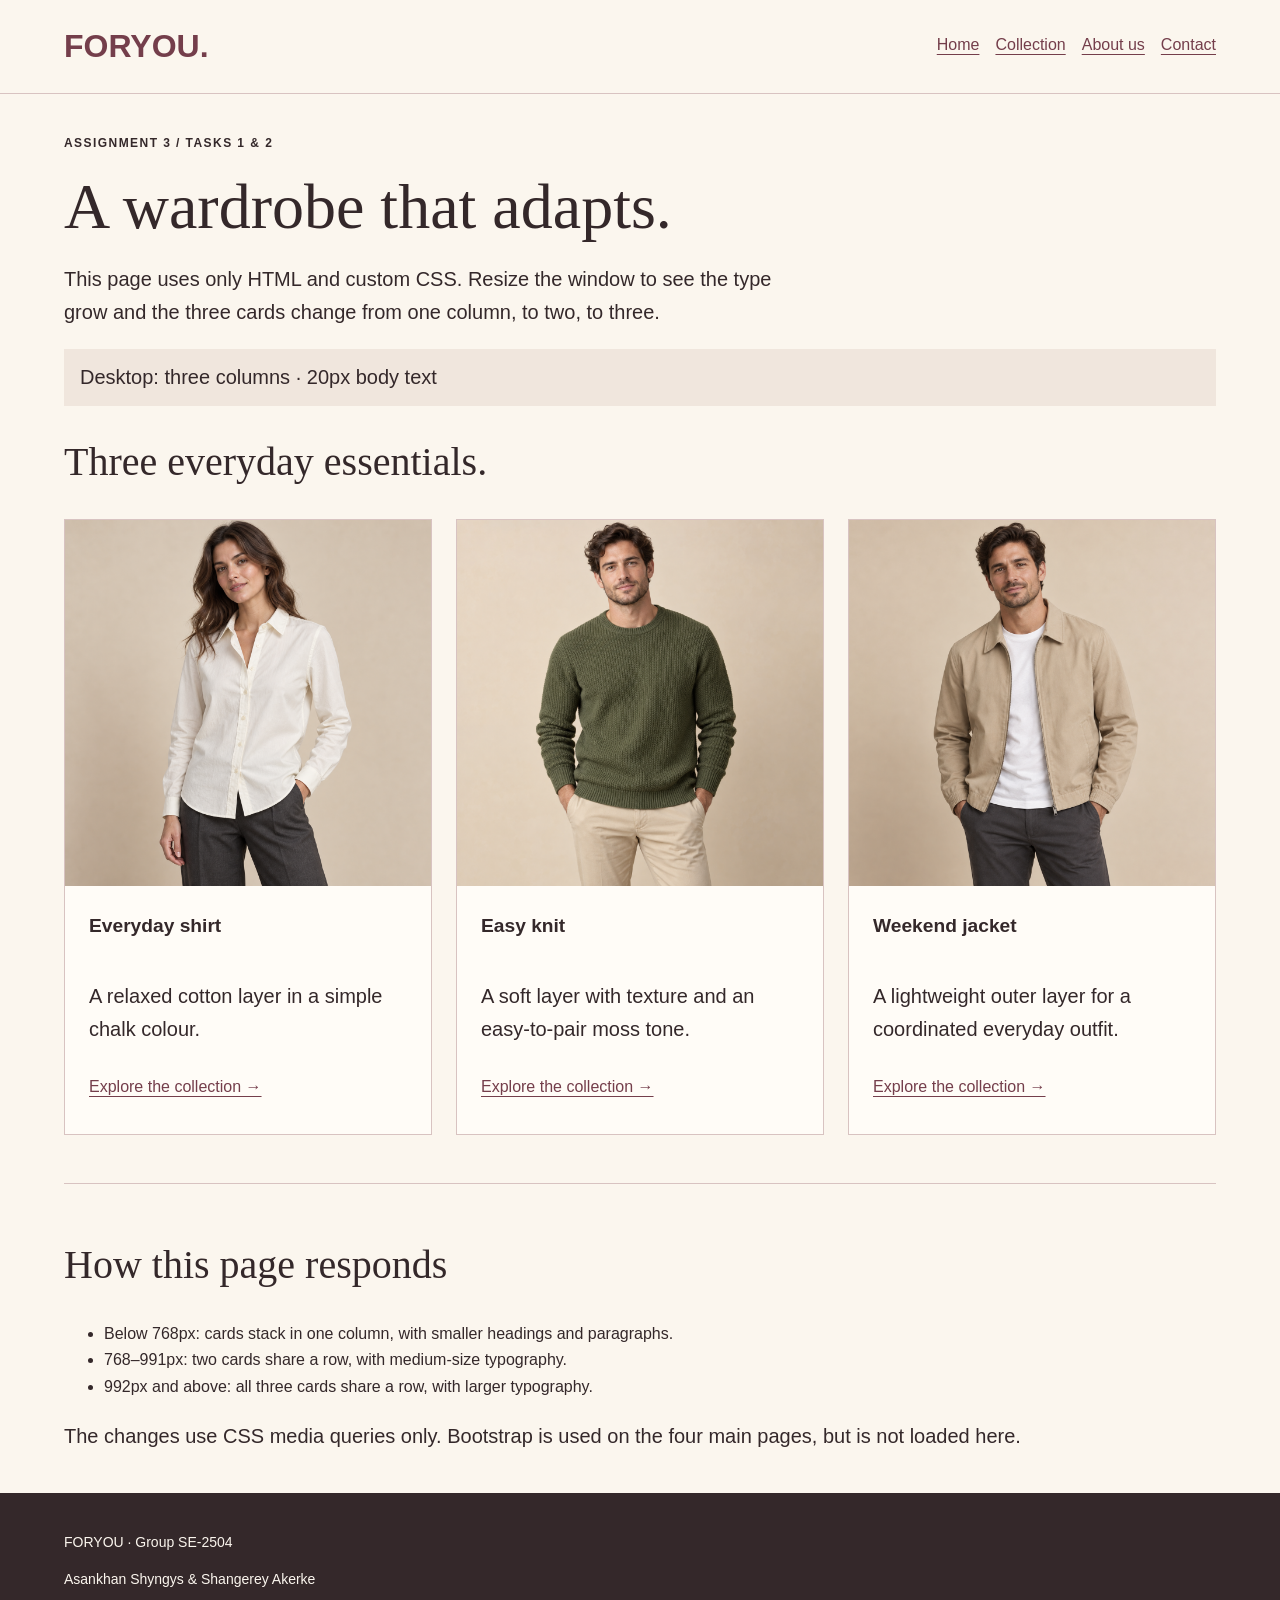
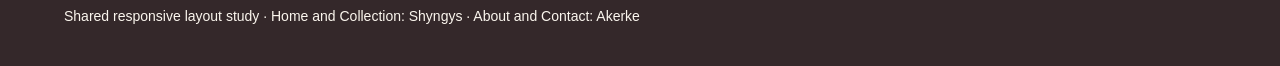
<file: assignment-3/media-queries.html>
<!DOCTYPE html>
<html lang="en">
<head>
  <meta charset="UTF-8">
  <meta name="viewport" content="width=device-width, initial-scale=1">
  <meta name="description" content="A responsive typography and three-card study built entirely with custom CSS media queries.">
  <title>Responsive layout study | FORYOU</title>
  <!-- Tasks 1 and 2: intentionally no Bootstrap stylesheet or scripts. -->
  <link rel="stylesheet" href="css/media-queries.css">
</head>
<body>
  <a class="skip-link" href="#main">Skip to content</a>
  <header class="study-header"><a class="logo" href="index.html">FORYOU.</a><nav aria-label="Main navigation"><a href="index.html">Home</a><a href="collection.html">Collection</a><a href="about.html">About us</a><a href="contact.html">Contact</a></nav></header>
  <main id="main">
    <p class="eyebrow">Assignment 3 / Tasks 1 &amp; 2</p>
    <h1>A wardrobe that adapts.</h1>
    <p class="intro">This page uses only HTML and custom CSS. Resize the window to see the type grow and the three cards change from one column, to two, to three.</p>
    <p class="layout-status"><span class="mobile-status">Mobile: one column · 16px body text</span><span class="tablet-status">Tablet: two columns · 18px body text</span><span class="desktop-status">Desktop: three columns · 20px body text</span></p>
    <section aria-labelledby="cards-title">
      <h2 id="cards-title">Three everyday essentials.</h2>
      <div class="study-cards">
        <article class="study-card"><img src="images/shirt.png" alt="Everyday cotton shirt in chalk" width="1254" height="1254"><div class="card-copy"><h3>Everyday shirt</h3><p>A relaxed cotton layer in a simple chalk colour.</p><a href="collection.html#clothing">Explore the collection →</a></div></article>
        <article class="study-card"><img src="images/knit.png" alt="Moss-green knit sweater" width="1254" height="1254"><div class="card-copy"><h3>Easy knit</h3><p>A soft layer with texture and an easy-to-pair moss tone.</p><a href="collection.html#clothing">Explore the collection →</a></div></article>
        <article class="study-card"><img src="images/jacket.png" alt="Sand-coloured weekend jacket" width="1254" height="1254"><div class="card-copy"><h3>Weekend jacket</h3><p>A lightweight outer layer for a coordinated everyday outfit.</p><a href="collection.html#clothing">Explore the collection →</a></div></article>
      </div>
    </section>
    <section class="explanation" aria-labelledby="breakpoints-title"><h2 id="breakpoints-title">How this page responds</h2><ul><li>Below 768px: cards stack in one column, with smaller headings and paragraphs.</li><li>768–991px: two cards share a row, with medium-size typography.</li><li>992px and above: all three cards share a row, with larger typography.</li></ul><p>The changes use CSS media queries only. Bootstrap is used on the four main pages, but is not loaded here.</p></section>
  </main>
  <footer><p>FORYOU · Group SE-2504</p><p>Asankhan Shyngys &amp; Shangerey Akerke</p><p>Shared responsive layout study · Home and Collection: Shyngys · About and Contact: Akerke</p></footer>
</body>
</html>
</file>
<file: assignment-3/css/media-queries.css>
/* Tasks 1 and 2. This file deliberately has no Bootstrap dependency. */
* { box-sizing: border-box; }
body { margin: 0; background: #fbf6ee; color: #34282a; font: 16px/1.65 Arial, sans-serif; }
h1, h2 { font-family: Georgia, serif; font-weight: 400; line-height: 1.15; }
h1 { font-size: 2.25rem; margin: 16px 0; }
h2 { font-size: 1.75rem; }
h3 { font-size: 1.2rem; }
p { font-size: 1rem; }
a { color: #743e4b; text-underline-offset: 4px; }
.study-header { display: flex; justify-content: space-between; align-items: center; flex-wrap: wrap; gap: 16px; padding: 20px 5%; border-bottom: 1px solid #d8c3c1; }
.logo { font-size: 2rem; font-weight: bold; text-decoration: none; }
nav { display: flex; flex-wrap: wrap; gap: 16px; }
nav a, .card-copy a { display: inline-block; min-height: 44px; padding: 8px 0; }
main { width: 90%; max-width: 1200px; margin: 40px auto; }
.eyebrow { text-transform: uppercase; letter-spacing: .12em; font-size: .75rem; font-weight: bold; }
.intro { max-width: 65ch; }
.layout-status { background: #f0e6dd; padding: 12px 16px; }
.tablet-status, .desktop-status { display: none; }
.study-cards { display: grid; grid-template-columns: 1fr; gap: 24px; }
.study-card { min-width: 0; display: flex; flex-direction: column; background: #fffcf7; border: 1px solid #d8c3c1; }
.study-card img { display: block; width: 100%; aspect-ratio: 1; height: auto; object-fit: contain; }
.card-copy { display: flex; flex-direction: column; flex-grow: 1; padding: 24px; }
.card-copy h3 { margin-top: 0; }
.card-copy a { margin-top: auto; }
.explanation { margin-top: 48px; border-top: 1px solid #d8c3c1; padding-top: 24px; }
footer { padding: 24px 5%; background: #34282a; color: #fbf6ee; }
footer p { font-size: .875rem; }
:focus-visible { outline: 3px solid #743e4b; outline-offset: 4px; }
.skip-link { position: absolute; left: 8px; top: -100px; z-index: 10; padding: 12px; background: white; }
.skip-link:focus { top: 8px; }
/* Tablet: medium heading and paragraph sizes, two cards per row. */
@media (min-width: 768px) {
  h1 { font-size: 3rem; }
  h2 { font-size: 2rem; }
  p { font-size: 1.125rem; }
  .study-cards { grid-template-columns: repeat(2, minmax(0, 1fr)); }
  .mobile-status { display: none; }
  .tablet-status { display: inline; }
}
/* Desktop: larger heading and paragraph sizes, three cards per row. */
@media (min-width: 992px) {
  h1 { font-size: 4rem; }
  h2 { font-size: 2.5rem; }
  p { font-size: 1.25rem; }
  .study-cards { grid-template-columns: repeat(3, minmax(0, 1fr)); }
  .tablet-status { display: none; }
  .desktop-status { display: inline; }
}
</file>
